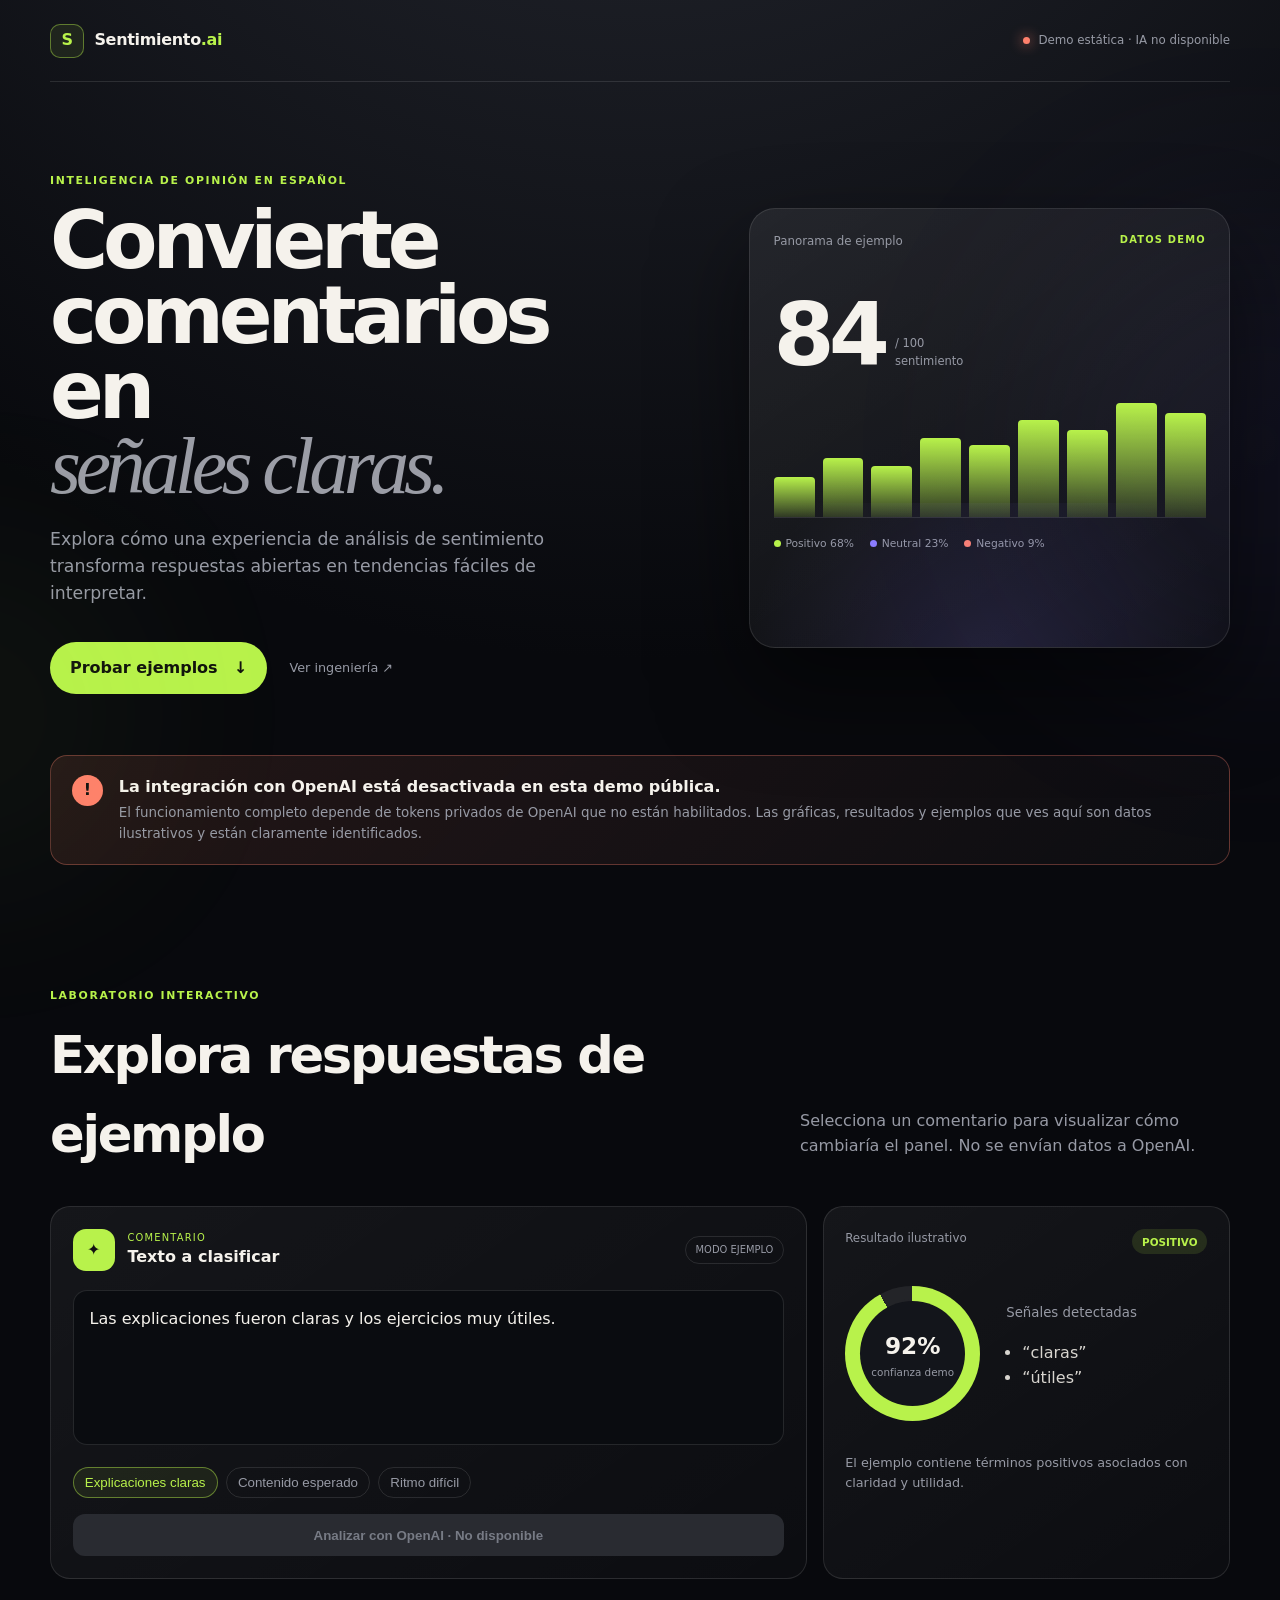
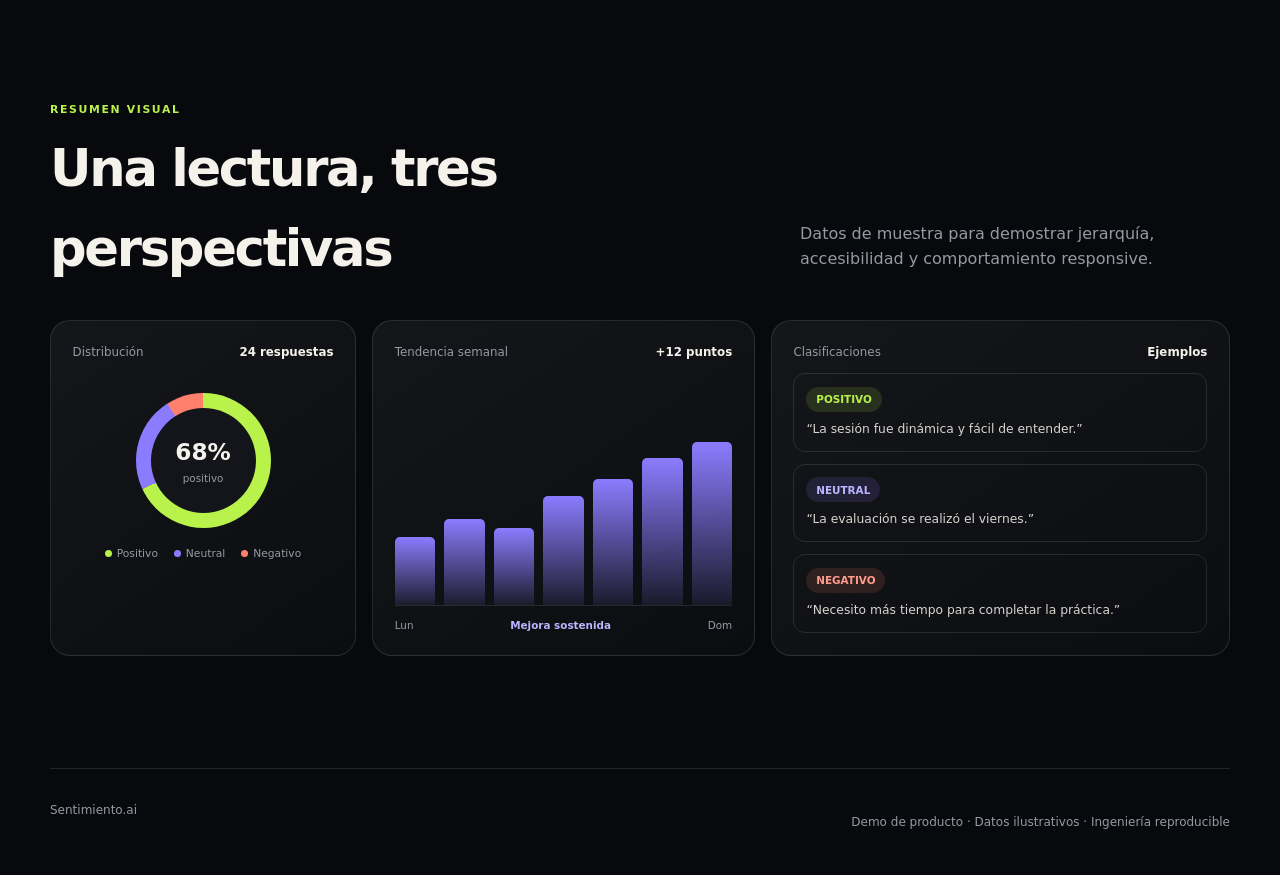
<file: docs/index.html>
<!doctype html>
<html lang="es">
<head>
  <meta charset="utf-8">
  <meta name="viewport" content="width=device-width, initial-scale=1">
  <meta name="description" content="Demo visual de Spanish Sentiment Lab, una interfaz para explorar sentimiento en comentarios educativos.">
  <title>Spanish Sentiment Lab · Demo</title>
  <link rel="stylesheet" href="site.css">
</head>
<body>
  <div class="glow glow-one" aria-hidden="true"></div><div class="glow glow-two" aria-hidden="true"></div>
  <header><a class="brand" href="#top"><span>S</span>Sentimiento<em>.ai</em></a><div class="status"><i></i> Demo estática · IA no disponible</div></header>
  <main id="top">
    <section class="hero">
      <div class="hero-copy"><p class="eyebrow">Inteligencia de opinión en español</p><h1>Convierte comentarios en <em>señales claras.</em></h1><p class="lede">Explora cómo una experiencia de análisis de sentimiento transforma respuestas abiertas en tendencias fáciles de interpretar.</p><div class="actions"><a class="button" href="#workspace">Probar ejemplos <span>↓</span></a><a class="text-link" href="https://github.com/santiago-madriz/spanish-sentiment-lab">Ver ingeniería ↗</a></div></div>
      <div class="hero-viz" aria-label="Panel ilustrativo con sentimiento general de 84 sobre 100"><div class="viz-head"><span>Panorama de ejemplo</span><b>DATOS DEMO</b></div><div class="score"><strong>84</strong><span>/ 100<br>sentimiento</span></div><div class="bars" aria-hidden="true"><i style="height:32%"></i><i style="height:48%"></i><i style="height:41%"></i><i style="height:64%"></i><i style="height:58%"></i><i style="height:78%"></i><i style="height:70%"></i><i style="height:92%"></i><i style="height:84%"></i></div><div class="legend"><span><i class="pos"></i>Positivo 68%</span><span><i class="neu"></i>Neutral 23%</span><span><i class="neg"></i>Negativo 9%</span></div></div>
    </section>
    <aside class="disclaimer" role="note"><span>!</span><div><strong>La integración con OpenAI está desactivada en esta demo pública.</strong><p>El funcionamiento completo depende de tokens privados de OpenAI que no están habilitados. Las gráficas, resultados y ejemplos que ves aquí son datos ilustrativos y están claramente identificados.</p></div></aside>
    <section class="workspace" id="workspace"><div class="section-title"><div><p class="eyebrow">Laboratorio interactivo</p><h2>Explora respuestas de ejemplo</h2></div><p>Selecciona un comentario para visualizar cómo cambiaría el panel. No se envían datos a OpenAI.</p></div>
      <div class="work-grid"><article class="analyzer"><div class="panel-head"><div><span class="spark">✦</span><span><small>Comentario</small><b>Texto a clasificar</b></span></div><span class="demo-pill">MODO EJEMPLO</span></div><textarea id="comment" aria-label="Comentario de ejemplo" readonly>Las explicaciones fueron claras y los ejercicios muy útiles.</textarea><div class="examples" aria-label="Comentarios de ejemplo"><button class="example active" data-tone="positive" data-text="Las explicaciones fueron claras y los ejercicios muy útiles.">Explicaciones claras</button><button class="example" data-tone="neutral" data-text="El curso cubrió los temas indicados en el programa.">Contenido esperado</button><button class="example" data-tone="negative" data-text="El ritmo fue difícil de seguir durante esta semana.">Ritmo difícil</button></div><button class="disabled" disabled>Analizar con OpenAI · No disponible</button></article>
      <article class="result"><div class="result-head"><span>Resultado ilustrativo</span><b id="tone-badge" class="tone positive">Positivo</b></div><div class="confidence"><div class="ring" id="ring"><span><b id="confidence-value">92%</b>confianza demo</span></div><div><small>Señales detectadas</small><ul id="signals"><li>“claras”</li><li>“útiles”</li></ul></div></div><p class="explain" id="explanation">El ejemplo contiene términos positivos asociados con claridad y utilidad.</p></article></div>
    </section>
    <section class="dashboard"><div class="section-title"><div><p class="eyebrow">Resumen visual</p><h2>Una lectura, tres perspectivas</h2></div><p>Datos de muestra para demostrar jerarquía, accesibilidad y comportamiento responsive.</p></div><div class="dash-grid"><article class="card distribution"><div class="card-title"><span>Distribución</span><b>24 respuestas</b></div><div class="donut"><span><b>68%</b>positivo</span></div><div class="legend compact"><span><i class="pos"></i>Positivo</span><span><i class="neu"></i>Neutral</span><span><i class="neg"></i>Negativo</span></div></article><article class="card trend"><div class="card-title"><span>Tendencia semanal</span><b>+12 puntos</b></div><div class="trend-bars" aria-hidden="true"><i style="height:38%"></i><i style="height:48%"></i><i style="height:43%"></i><i style="height:61%"></i><i style="height:70%"></i><i style="height:82%"></i><i style="height:91%"></i></div><div class="axis"><span>Lun</span><b>Mejora sostenida</b><span>Dom</span></div></article><article class="card classified"><div class="card-title"><span>Clasificaciones</span><b>Ejemplos</b></div><div><span class="tone positive">Positivo</span><p>“La sesión fue dinámica y fácil de entender.”</p></div><div><span class="tone neutral">Neutral</span><p>“La evaluación se realizó el viernes.”</p></div><div><span class="tone negative">Negativo</span><p>“Necesito más tiempo para completar la práctica.”</p></div></article></div></section>
  </main>
  <footer><span>Sentimiento.ai</span><p>Demo de producto · Datos ilustrativos · Ingeniería reproducible</p></footer>
  <script src="site.js"></script>
</body>
</html>
</file>
<file: docs/site.css>
:root{color-scheme:dark;--bg:#08090d;--surface:#111319;--ink:#f5f2ec;--muted:#979aa5;--lime:#b8f24b;--violet:#8b7cff;--coral:#ff806c;--line:rgba(255,255,255,.11);font-family:Inter,ui-sans-serif,system-ui,-apple-system,BlinkMacSystemFont,"Segoe UI",sans-serif}*{box-sizing:border-box}html{scroll-behavior:smooth}body{margin:0;background:radial-gradient(circle at 50% -20%,#282b34 0,transparent 38%),var(--bg);color:var(--ink);line-height:1.55;overflow-x:hidden}.glow{position:fixed;border-radius:50%;filter:blur(130px);opacity:.08;pointer-events:none}.glow-one{width:440px;height:440px;background:var(--violet);right:-200px;top:25%}.glow-two{width:280px;height:280px;background:var(--lime);left:-170px;bottom:5%}header,main,footer{width:min(1180px,calc(100% - 2.5rem));margin:auto}header{height:82px;display:flex;align-items:center;justify-content:space-between;border-bottom:1px solid var(--line)}a{color:inherit}.brand{display:flex;align-items:center;font-weight:780;text-decoration:none;letter-spacing:-.02em}.brand>span{display:grid;place-items:center;width:34px;height:34px;margin-right:.65rem;border:1px solid rgba(184,242,75,.42);border-radius:10px;background:rgba(184,242,75,.08);color:var(--lime)}.brand em{font-style:normal;color:var(--lime)}.status{display:flex;align-items:center;gap:.5rem;color:var(--muted);font-size:.74rem}.status i{width:7px;height:7px;border-radius:50%;background:var(--coral);box-shadow:0 0 13px var(--coral)}.hero{min-height:650px;display:grid;grid-template-columns:1.1fr .9fr;align-items:center;gap:7rem;padding:5rem 0}.eyebrow{color:var(--lime);font-size:.68rem;font-weight:850;letter-spacing:.15em;text-transform:uppercase}.hero h1{font-size:clamp(3rem,6.2vw,6rem);line-height:.95;letter-spacing:-.065em;margin:.8rem 0 1.4rem;font-weight:650}.hero h1 em{display:block;color:#9b9da6;font-family:Georgia,serif;font-weight:400}.lede{max-width:630px;color:var(--muted);font-size:1.08rem}.actions{display:flex;align-items:center;gap:1.4rem;margin-top:2.2rem}.button{display:inline-flex;gap:1rem;border-radius:999px;background:var(--lime);color:#10120d;font-weight:820;padding:.86rem 1.25rem;text-decoration:none}.text-link{color:var(--muted);font-size:.8rem;text-decoration:none}.hero-viz{position:relative;min-height:440px;padding:1.45rem;border:1px solid var(--line);border-radius:26px;background:linear-gradient(145deg,rgba(255,255,255,.07),rgba(255,255,255,.025));box-shadow:0 42px 90px rgba(0,0,0,.5);overflow:hidden}.hero-viz:after{content:"";position:absolute;inset:auto -20% -42%;height:75%;background:radial-gradient(circle,var(--violet),transparent 65%);opacity:.16}.viz-head,.card-title,.result-head{display:flex;justify-content:space-between;gap:1rem;color:var(--muted);font-size:.74rem}.viz-head b{color:var(--lime);font-size:.62rem;letter-spacing:.12em}.score{display:flex;align-items:end;gap:.7rem;margin:3.1rem 0 1.4rem}.score strong{font-size:5.5rem;line-height:.8;font-weight:560;letter-spacing:-.07em}.score span{color:var(--muted);font-size:.72rem}.bars{height:125px;display:flex;align-items:end;gap:.5rem;border-bottom:1px solid var(--line)}.bars i{flex:1;border-radius:4px 4px 0 0;background:linear-gradient(var(--lime),rgba(184,242,75,.15))}.legend{display:flex;gap:1rem;flex-wrap:wrap;margin-top:1.1rem;color:var(--muted);font-size:.67rem}.legend i{display:inline-block;width:7px;height:7px;margin-right:.3rem;border-radius:50%}.pos{background:var(--lime)}.neu{background:var(--violet)}.neg{background:var(--coral)}.disclaimer{display:flex;gap:1rem;align-items:flex-start;margin:-1.2rem 0 7rem;padding:1.2rem 1.3rem;border:1px solid rgba(255,128,108,.32);border-radius:17px;background:linear-gradient(135deg,rgba(255,128,108,.11),rgba(255,255,255,.02))}.disclaimer>span{display:grid;place-items:center;flex:0 0 31px;height:31px;border-radius:50%;background:var(--coral);color:#111;font-weight:900}.disclaimer strong{display:block}.disclaimer p{margin:.2rem 0 0;color:var(--muted);font-size:.84rem}.workspace,.dashboard{padding:0 0 7rem}.section-title{display:flex;justify-content:space-between;align-items:end;gap:2rem;margin-bottom:2rem}.section-title h2{font-size:clamp(2.1rem,4vw,3.5rem);letter-spacing:-.045em;margin:.4rem 0 0}.section-title>p{max-width:430px;color:var(--muted)}.work-grid{display:grid;grid-template-columns:1.3fr .7fr;gap:1rem}.analyzer,.result,.card{border:1px solid var(--line);border-radius:20px;background:linear-gradient(145deg,rgba(255,255,255,.055),rgba(255,255,255,.018));padding:1.35rem}.panel-head{display:flex;align-items:center;justify-content:space-between}.panel-head>div{display:flex;align-items:center;gap:.8rem}.panel-head small,.panel-head b{display:block}.panel-head small{color:var(--lime);font-size:.62rem;text-transform:uppercase;letter-spacing:.12em}.spark{display:grid;place-items:center;width:42px;height:42px;border-radius:13px;background:var(--lime);color:#111}.demo-pill{border:1px solid var(--line);border-radius:99px;color:var(--muted);font-size:.62rem;padding:.35rem .6rem}textarea{width:100%;height:155px;margin:1.2rem 0 .85rem;padding:1rem;border:1px solid var(--line);border-radius:14px;background:#0a0c10;color:var(--ink);font:inherit;resize:none}.examples{display:flex;gap:.5rem;flex-wrap:wrap}.example{border:1px solid var(--line);border-radius:99px;background:transparent;color:var(--muted);padding:.45rem .7rem;cursor:pointer}.example.active{border-color:rgba(184,242,75,.45);background:rgba(184,242,75,.08);color:var(--lime)}.disabled{width:100%;margin-top:1rem;border:0;border-radius:12px;background:#292b31;color:#777b85;font-weight:750;padding:.85rem}.tone{display:inline-block;border-radius:99px;font-size:.65rem;font-weight:850;padding:.28rem .62rem;text-transform:uppercase}.tone.positive{background:rgba(184,242,75,.12);color:var(--lime)}.tone.neutral{background:rgba(139,124,255,.14);color:#bdb5ff}.tone.negative{background:rgba(255,128,108,.13);color:#ff9b8b}.confidence{display:grid;grid-template-columns:145px 1fr;align-items:center;gap:1rem;margin:2rem 0}.ring,.donut{--tone:var(--lime);display:grid;place-items:center;width:135px;height:135px;border-radius:50%;background:conic-gradient(var(--tone) 0 92%,rgba(255,255,255,.07) 92%)}.ring:after,.donut:after{content:"";position:absolute;width:105px;height:105px;border-radius:50%;background:#13151b}.ring,.donut{position:relative}.ring span,.donut span{z-index:1;text-align:center;color:var(--muted);font-size:.65rem}.ring b,.donut b{display:block;color:var(--ink);font-size:1.45rem}.confidence small{color:var(--muted)}.confidence ul{padding-left:1rem;color:#d8d5cf}.explain{color:var(--muted);font-size:.8rem}.dash-grid{display:grid;grid-template-columns:.8fr 1fr 1.2fr;gap:1rem}.card{min-height:300px}.card-title b{color:var(--ink)}.donut{margin:2rem auto 1rem;background:conic-gradient(var(--lime) 0 68%,var(--violet) 68% 91%,var(--coral) 91%)}.compact{justify-content:center}.trend{display:flex;flex-direction:column}.trend-bars{height:180px;display:flex;align-items:end;gap:.55rem;margin-top:auto;border-bottom:1px solid var(--line)}.trend-bars i{flex:1;border-radius:5px 5px 0 0;background:linear-gradient(var(--violet),rgba(139,124,255,.1))}.axis{display:flex;justify-content:space-between;color:var(--muted);font-size:.65rem;margin-top:.7rem}.axis b{color:#bdb5ff}.classified>div:not(.card-title){margin-top:.75rem;padding:.75rem;border:1px solid var(--line);border-radius:12px}.classified p{margin:.5rem 0 0;color:#d8d5cf;font-size:.77rem}footer{display:flex;justify-content:space-between;border-top:1px solid var(--line);padding:2rem 0;color:var(--muted);font-size:.75rem}@media(max-width:900px){.hero{grid-template-columns:1fr;gap:3rem}.work-grid{grid-template-columns:1fr}.dash-grid{grid-template-columns:1fr 1fr}.classified{grid-column:1/-1}}@media(max-width:620px){header,main,footer{width:min(100% - 1.5rem,1180px)}.status{display:none}.hero{padding:4rem 0;min-height:auto}.hero h1{font-size:3.2rem}.actions,.section-title,footer{align-items:flex-start;flex-direction:column}.disclaimer{margin-top:0}.dash-grid{grid-template-columns:1fr}.classified{grid-column:auto}.confidence{grid-template-columns:1fr}.examples{display:grid}.hero-viz{min-height:390px}}
</file>
